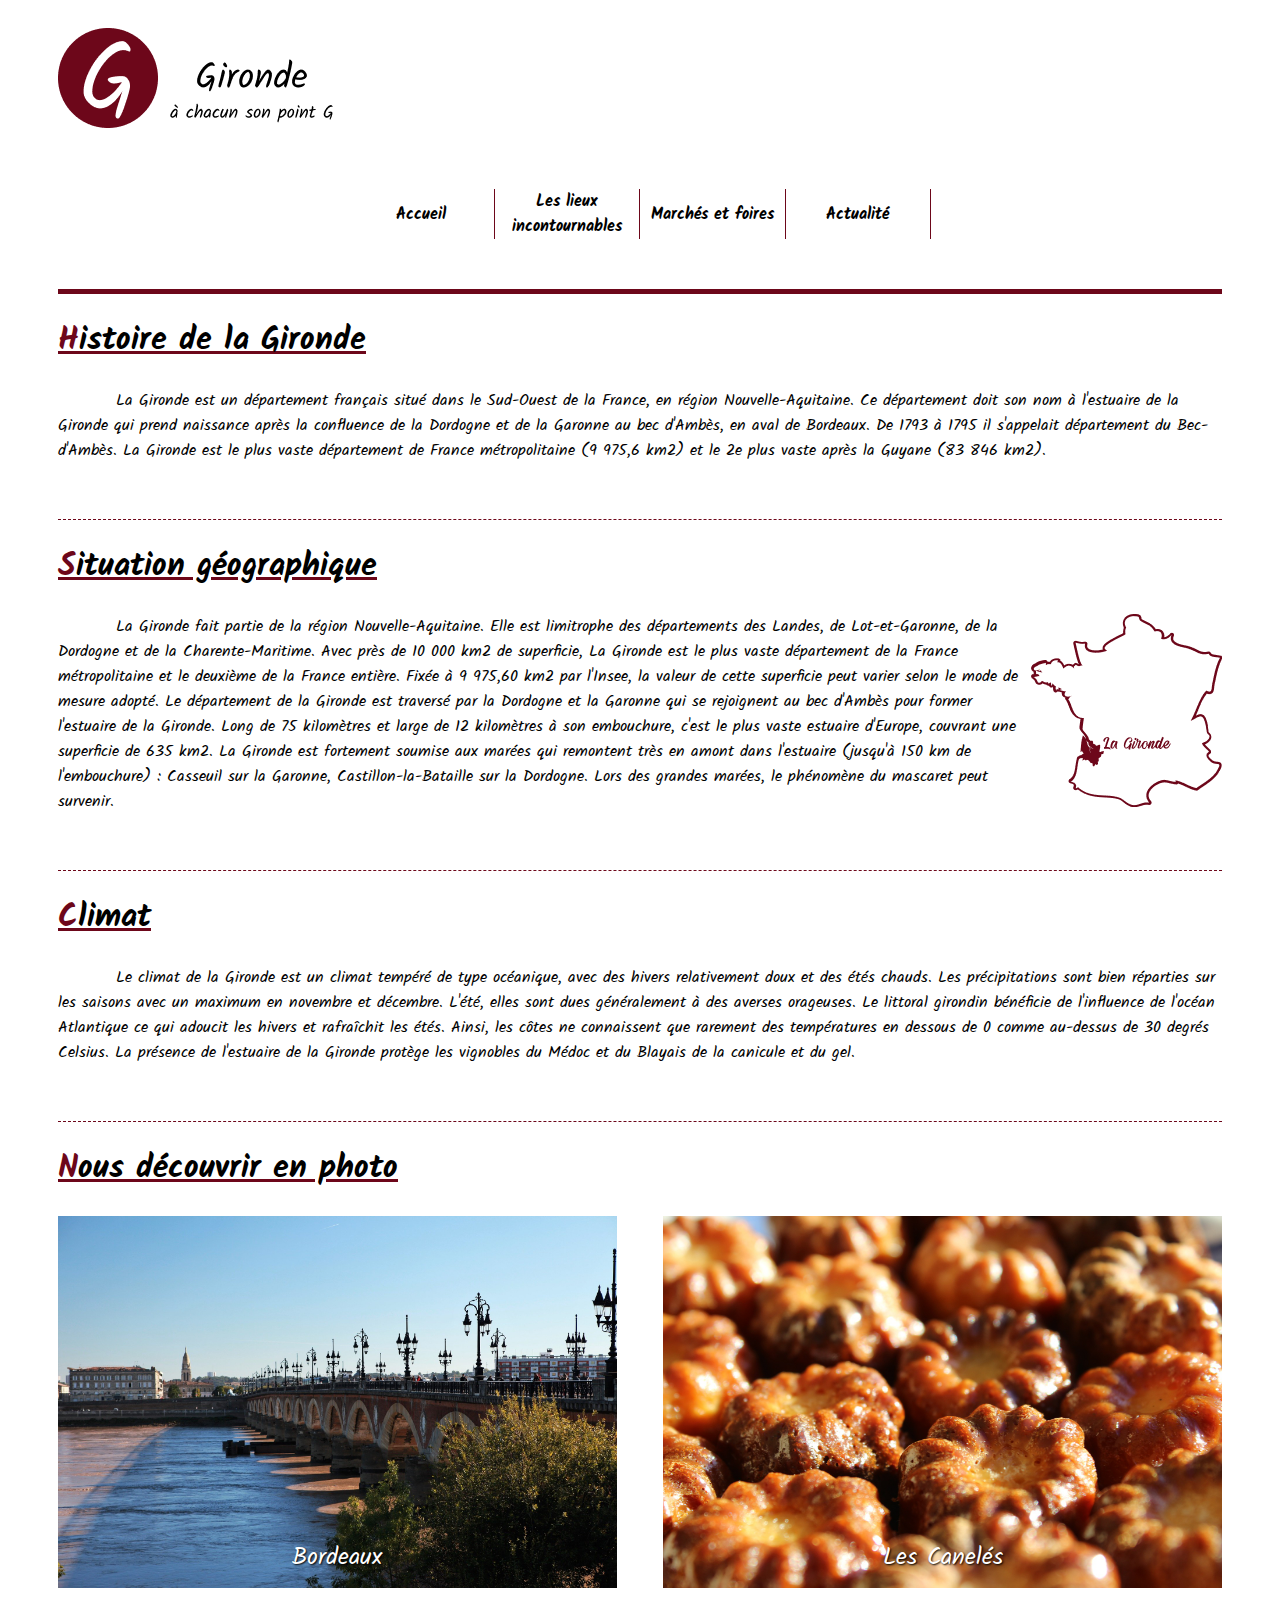
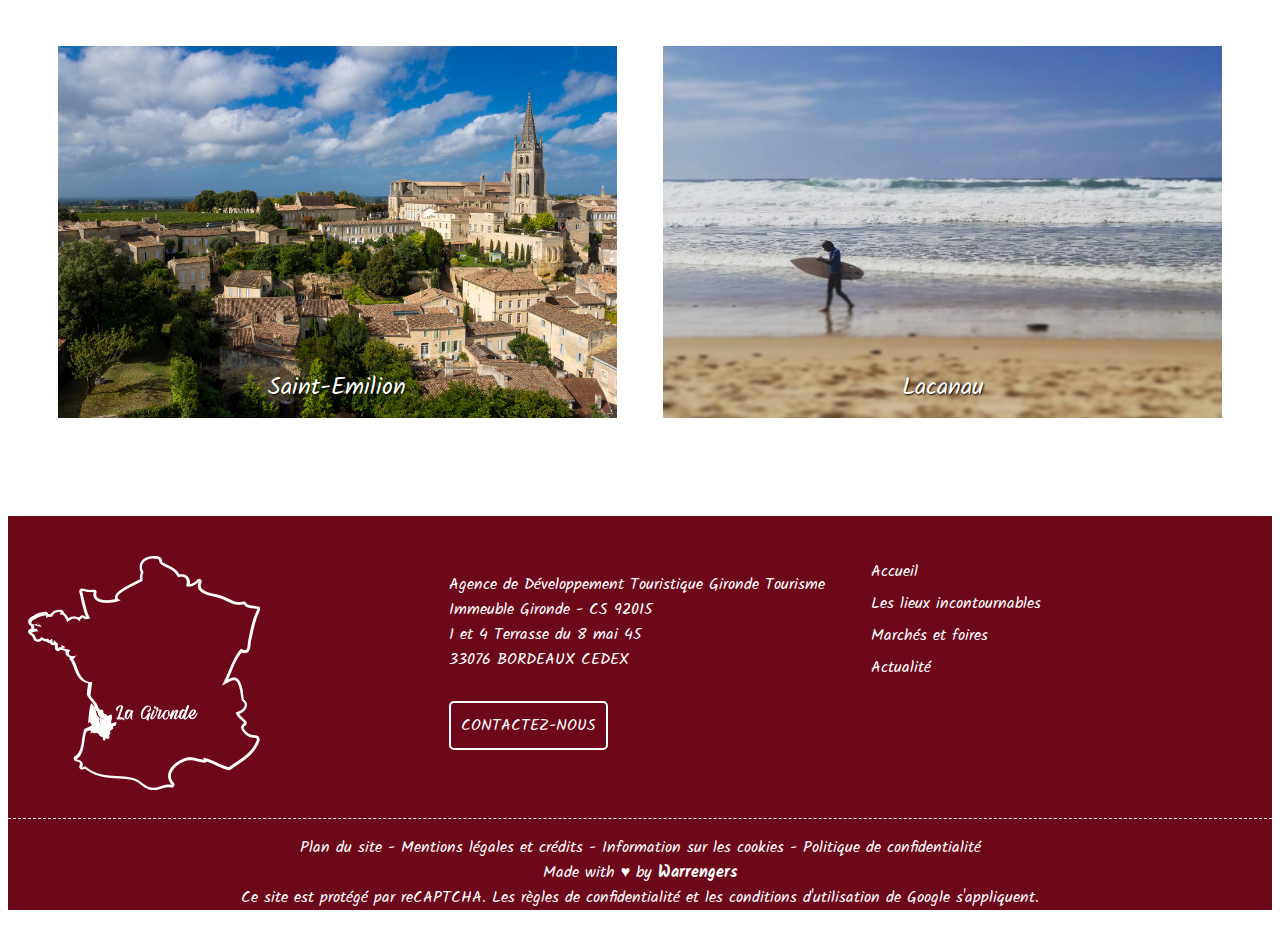
<file: index.html>
<!DOCTYPE html>
<html lang="fr">
  <head>
    <meta charset="UTF-8" />
    <meta http-equiv="X-UA-Compatible" content="IE=edge" />
    <meta name="viewport" content="width=device-width, initial-scale=1.0" />
    <link rel="stylesheet" href="style.css" />
    <link rel="stylesheet" href="style_responsive.css" />
    <link rel="preconnect" href="https://fonts.googleapis.com" />
    <link rel="preconnect" href="https://fonts.gstatic.com" crossorigin />
    <link
      href="https://fonts.googleapis.com/css2?family=Kalam:wght@300;400&display=swap"
      rel="stylesheet"
    />
    <title>La Gironde</title>
  </head>
  <body>
    <header>
      <div class="logo">
        <img src="./img/Logo.png" alt="logo" />
      </div>

      <nav class="menuheader">
        <label for="toggle">☰</label>
        <input type="checkbox" id="toggle" />
        <div class="main_pages">
          <a href="index.html">Accueil</a>
          <a href="index2.html">Les lieux incontournables</a>
          <a href="index3.html">Marchés et foires</a>
          <a href="index4.html">Actualité</a>
        </div>
      </nav>
    </header>

    <main>
      <section class="section1">
        <h1><span>H</span>istoire de la Gironde</h1>

        <p>
          La Gironde est un département français situé dans le Sud-Ouest de la
          France, en région Nouvelle-Aquitaine. Ce département doit son nom à
          l'estuaire de la Gironde qui prend naissance après la confluence de la
          Dordogne et de la Garonne au bec d'Ambès, en aval de Bordeaux. De 1793
          à 1795 il s'appelait département du Bec-d'Ambès. La Gironde est le
          plus vaste département de France métropolitaine (9 975,6 km2) et le 2e
          plus vaste après la Guyane (83 846 km2).
        </p>
      </section>

      <section class="section2">
        <h1><span>S</span>ituation géographique</h1>

        <div class="carte">
          <img src="./img/map.png" alt="gironde" />
        </div>

        <p>
          La Gironde fait partie de la région Nouvelle-Aquitaine. Elle est
          limitrophe des départements des Landes, de Lot-et-Garonne, de la
          Dordogne et de la Charente-Maritime. Avec près de 10 000 km2 de
          superficie, La Gironde est le plus vaste département de la France
          métropolitaine et le deuxième de la France entière. Fixée à 9 975,60
          km2 par l'Insee, la valeur de cette superficie peut varier selon le
          mode de mesure adopté. Le département de la Gironde est traversé par
          la Dordogne et la Garonne qui se rejoignent au bec d'Ambès pour former
          l'estuaire de la Gironde. Long de 75 kilomètres et large de 12
          kilomètres à son embouchure, c'est le plus vaste estuaire d'Europe,
          couvrant une superficie de 635 km2. La Gironde est fortement soumise
          aux marées qui remontent très en amont dans l'estuaire (jusqu'à 150 km
          de l'embouchure) : Casseuil sur la Garonne, Castillon-la-Bataille sur
          la Dordogne. Lors des grandes marées, le phénomène du mascaret peut
          survenir.
        </p>
      </section>

      <section class="section3">
        <h1><span>C</span>limat</h1>

        <p>
          Le climat de la Gironde est un climat tempéré de type océanique, avec
          des hivers relativement doux et des étés chauds. Les précipitations
          sont bien réparties sur les saisons avec un maximum en novembre et
          décembre. L'été, elles sont dues généralement à des averses orageuses.
          Le littoral girondin bénéficie de l'influence de l'océan Atlantique ce
          qui adoucit les hivers et rafraîchit les étés. Ainsi, les côtes ne
          connaissent que rarement des températures en dessous de 0 comme
          au-dessus de 30 degrés Celsius. La présence de l'estuaire de la
          Gironde protège les vignobles du Médoc et du Blayais de la canicule et
          du gel.
        </p>
      </section>

      <h1><span>N</span>ous découvrir en photo</h1>
      <section class="section4">
        <div class="contenant">
          <img src="./img/bordeaux.jpg" alt="bordeaux" />
          <div class="texte">Bordeaux</div>
        </div>

        <div class="contenant">
          <img src="./img/canele.jpg" alt="canelés" />
          <div class="texte">Les Canelés</div>
        </div>

        <div class="contenant">
          <img src="./img/saint-emilion.jpg" alt="saint-emilion" />
          <div class="texte">Saint-Emilion</div>
        </div>

        <div class="contenant">
          <img src="./img/surf.jpg" alt="plage" />
          <div class="texte">Lacanau</div>
        </div>
      </section>
    </main>

    <footer>
      <div class="footerpack">
        <div class="footerpack1">
          <img src="./img/footermap.png" alt="carte" />
        </div>

        <div class="footerpack2">
          <p>
            Agence de Développement Touristique Gironde Tourisme
            <br />
            Immeuble Gironde - CS 92015
            <br />
            1 et 4 Terrasse du 8 mai 45
            <br />
            33076 BORDEAUX CEDEX
            <br /><br />
          </p>
          <a class="buttoncontact" href="#">Contactez-nous</a>
        </div>

        <div class="footerpack3">
          <nav class="menufooter">
            <a href="index.html">Accueil</a>
            <a href="index2.html">Les lieux incontournables</a>
            <a href="index3.html">Marchés et foires</a>
            <a href="index4.html">Actualité</a>
          </nav>
        </div>
      </div>

      <div class="footerbottom">
        <p>
          Plan du site - Mentions légales et crédits - Information sur les
          cookies - Politique de confidentialité
          <br />
          Made with ♥ by <strong>Warrengers</strong>
          <br />
          Ce site est protégé par reCAPTCHA. Les règles de confidentialité et
          les conditions d'utilisation de Google s'appliquent.
        </p>
      </div>
    </footer>
  </body>
</html>
</file>
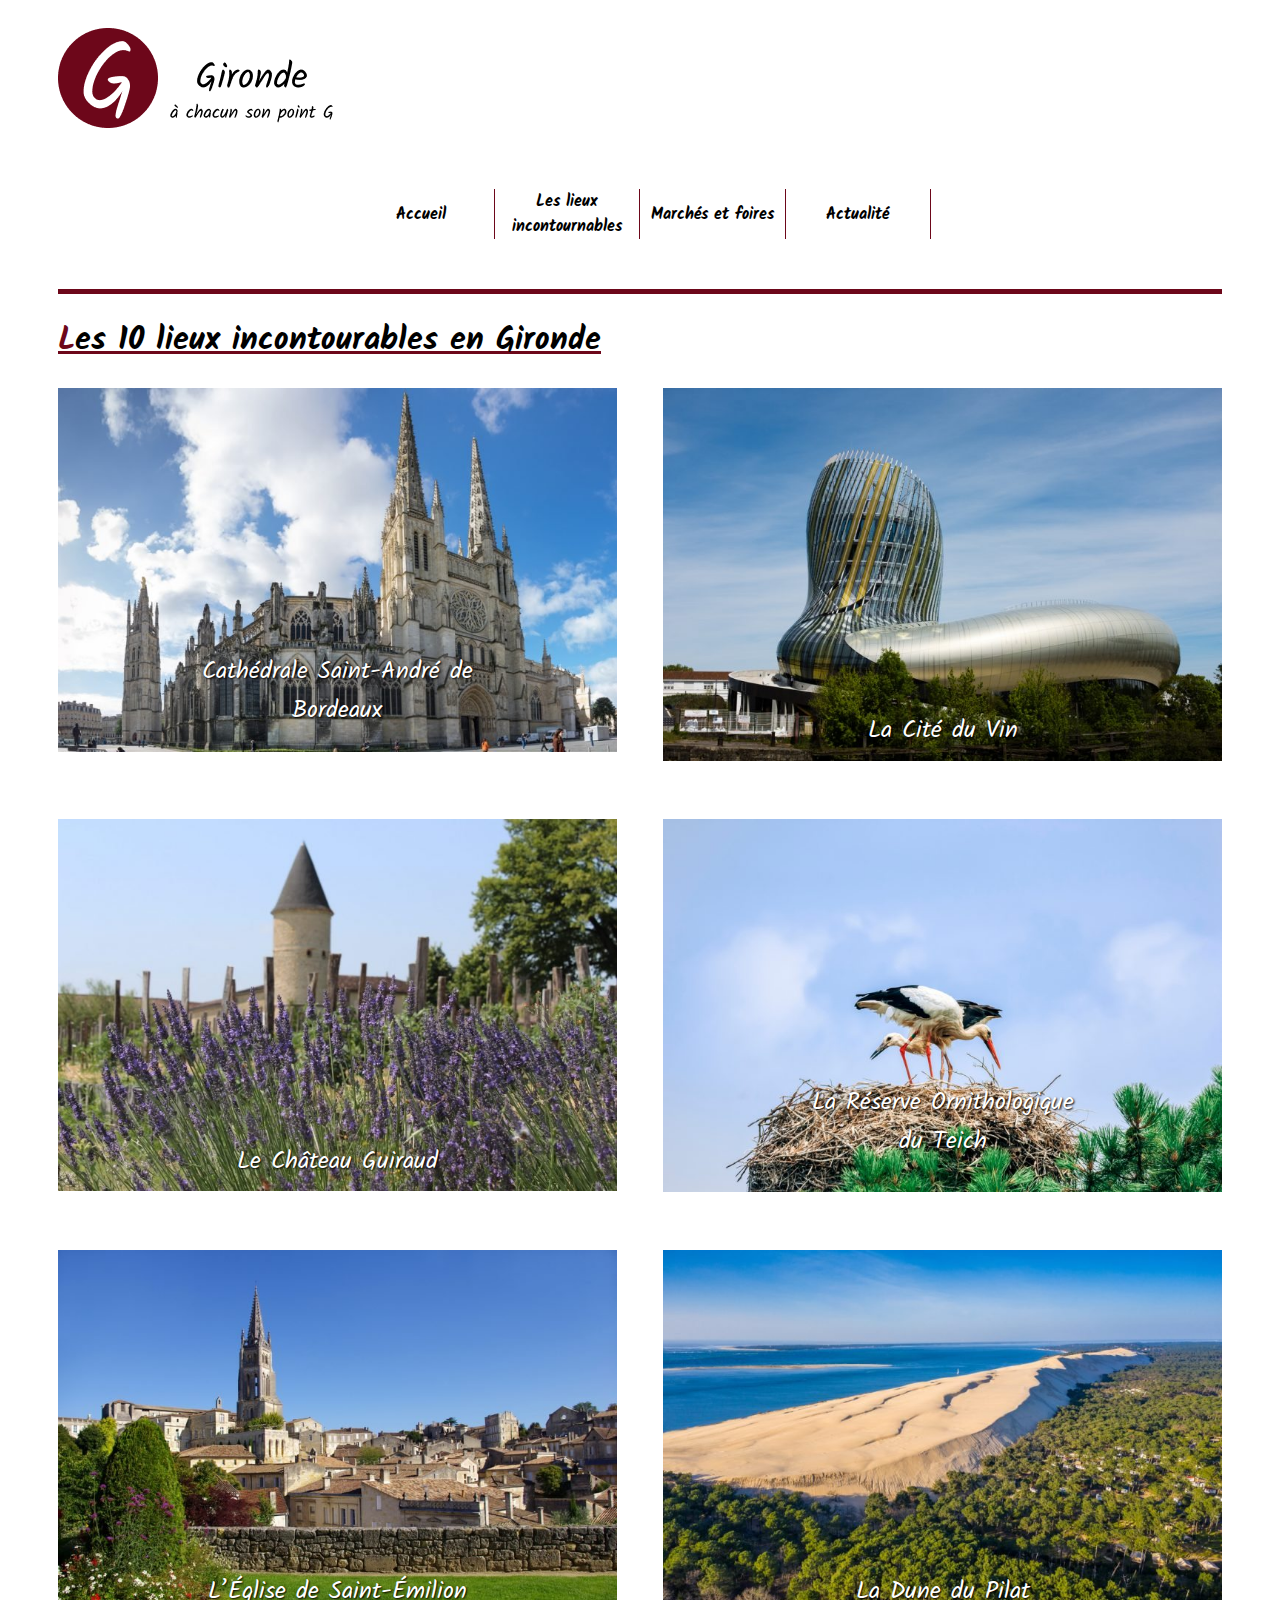
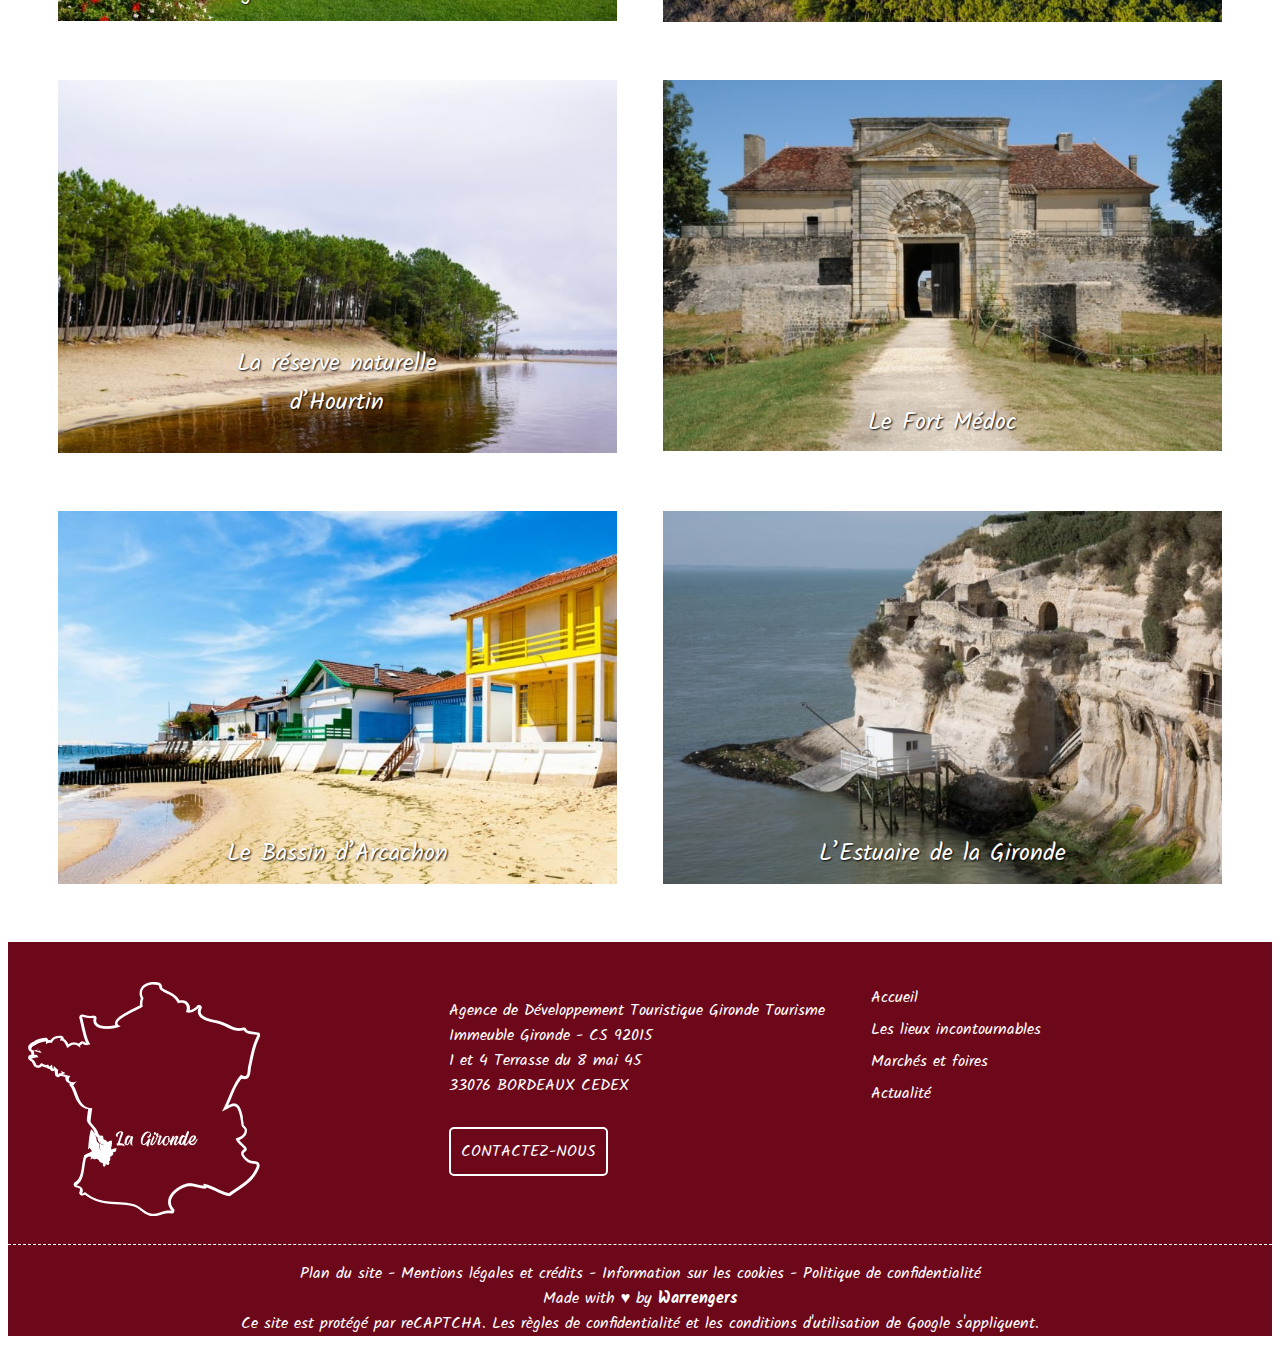
<file: index2.html>
<!DOCTYPE html>
<html lang="fr">
  <head>
    <meta charset="UTF-8" />
    <meta http-equiv="X-UA-Compatible" content="IE=edge" />
    <meta name="viewport" content="width=device-width, initial-scale=1.0" />
    <link rel="stylesheet" href="style.css" />
    <link rel="stylesheet" href="style_responsive.css" />
    <link rel="preconnect" href="https://fonts.googleapis.com" />
    <link rel="preconnect" href="https://fonts.gstatic.com" crossorigin />
    <link
      href="https://fonts.googleapis.com/css2?family=Kalam:wght@300;400&display=swap"
      rel="stylesheet"
    />
    <title>Les lieux incontournables de la Gironde</title>
  </head>
  <body>
    <header>
      <div class="logo">
        <img src="./img/Logo.png" alt="logo" />
      </div>

      <nav class="menuheader">
        <label for="toggle">☰</label>
        <input type="checkbox" id="toggle" />
        <div class="main_pages">
          <a href="index.html">Accueil</a>
          <a href="index2.html">Les lieux incontournables</a>
          <a href="index3.html">Marchés et foires</a>
          <a href="index4.html">Actualité</a>
        </div>
      </nav>
    </header>

    <main>
      <h1><span>L</span>es 10 lieux incontourables en Gironde</h1>

      <div class="sectionlieu">
        <div class="contenant">
          <img src="./img/lieu1.jpg" alt="cathédrale" />
          <div class="texte">Cathédrale Saint-André de Bordeaux</div>
        </div>

        <div class="contenant">
          <img src="./img/lieu2.jpg" alt="cité du vin" />
          <div class="texte">La Cité du Vin</div>
        </div>

        <div class="contenant">
          <img src="./img/lieu3.jpg" alt="chateau" />
          <div class="texte">Le Château Guiraud</div>
        </div>

        <div class="contenant">
          <img src="./img/lieu4.jpg" alt="réserve ornithologique" />
          <div class="texte">La Réserve Ornithologique du Teich</div>
        </div>

        <div class="contenant">
          <img src="./img/lieu5.jpg" alt="église" />
          <div class="texte">L’Église de Saint-Émilion</div>
        </div>

        <div class="contenant">
          <img src="./img/lieu6.jpg" alt="dune" />
          <div class="texte">La Dune du Pilat</div>
        </div>

        <div class="contenant">
          <img src="./img/lieu7.jpg" alt="réserve naturelle" />
          <div class="texte">La réserve naturelle d’Hourtin</div>
        </div>

        <div class="contenant">
          <img src="./img/lieu8.jpg" alt="fort" />
          <div class="texte">Le Fort Médoc</div>
        </div>

        <div class="contenant">
          <img src="./img/lieu9.jpg" alt="arcachon" />
          <div class="texte">Le Bassin d’Arcachon</div>
        </div>

        <div class="contenant">
          <img src="./img/lieu10.jpg" alt="estuaire" />
          <div class="texte">L’Estuaire de la Gironde</div>
        </div>
      </div>
    </main>

    <footer>
      <div class="footerpack">
        <div class="footerpack1">
          <img src="./img/footermap.png" alt="carte" />
        </div>

        <div class="footerpack2">
          <p>
            Agence de Développement Touristique Gironde Tourisme
            <br />
            Immeuble Gironde - CS 92015
            <br />
            1 et 4 Terrasse du 8 mai 45
            <br />
            33076 BORDEAUX CEDEX
            <br /><br />
          </p>
          <a class="buttoncontact" href="#">Contactez-nous</a>
        </div>

        <div class="footerpack3">
          <nav class="menufooter">
            <a href="index.html">Accueil</a>
            <a href="index2.html">Les lieux incontournables</a>
            <a href="index3.html">Marchés et foires</a>
            <a href="index4.html">Actualité</a>
          </nav>
        </div>
      </div>

      <div class="footerbottom">
        <p>
          Plan du site - Mentions légales et crédits - Information sur les
          cookies - Politique de confidentialité
          <br />
          Made with ♥ by <strong>Warrengers</strong>
          <br />
          Ce site est protégé par reCAPTCHA. Les règles de confidentialité et
          les conditions d'utilisation de Google s'appliquent.
        </p>
      </div>
    </footer>
  </body>
</html>
</file>
<file: style.css>
body {
  font-family: "kalam";
}

header {
  border-bottom: 5px solid #6d071a;
  margin: 0 50px;
}

.menuheader {
  margin: 20px auto 50px;
  width: 50%;
  text-align: center;
  font-weight: bold;
}

.menuheader .main_pages {
  display: flex;
  justify-content: space-around;
}

.menuheader .main_pages a {
  width: 100%;
  display: flex;
  align-items: center;
  justify-content: center;
  height: 50px;
  text-decoration: none;
  color: #000;
  border-right: 1px solid #6d071a;
}

.menuheader a:hover {
  background: #6d071adc;
  color: #fff;
}

label,
#toggle {
  display: none;
}

main {
  margin: 0 50px;
}

section p {
  text-indent: 5%;
}

section {
  border-bottom: 1px dashed #6d071a;
}

.section1,
.section2,
.section3,
.section4 {
  padding-bottom: 40px;
}

h1 {
  font-size: 2rem;
  text-decoration: underline #6d071a;
}

span {
  color: #6d071a;
  font-style: normal;
}

.carte {
  float: right;
}

.section4 {
  display: flex;
  flex-wrap: wrap;
  justify-content: space-between;
  border: none;
}

.contenant {
  width: 48%;
  margin-bottom: 50px;
  position: relative;
}

.contenant img {
  width: 100%;
}

.texte {
  position: absolute;
  bottom: 0;
  left: 50%;
  transform: translate(-50%, -50%);
  text-align: center;
  text-shadow: 1px 1px 2px black;
  color: #fff;
  font-size: 1.5rem;
}

.sectionlieu {
  display: flex;
  flex-wrap: wrap;
  justify-content: space-between;
}

.marche {
  display: flex;
  flex-wrap: wrap;
  justify-content: space-between;
}

.element {
  width: 40%;
  text-align: center;
  margin: 20px;
  padding: 20px;
  border: 2px dashed #6d071a;
}

.element img {
  width: 100%;
}

article {
  display: flex;
  flex-wrap: wrap;
  justify-content: space-between;
}

article img {
  width: 100%;
}

article a {
  width: 33%;
  display: flex;
  flex-direction: column;
  align-items: center;
  text-align: center;
  margin-bottom: 20px;
  color: #000;
  text-decoration: underline #6d071a;
}

footer {
  background-color: #6d071a;
  color: #fff;
  padding-top: 20px;
}

.footerpack {
  display: flex;
}

.footerpack1,
.footerpack2,
.footerpack3 {
  width: 33%;
  margin: 20px;
}

.buttoncontact {
  text-decoration: none;
  text-transform: uppercase;
  color: #fff;
  border: solid 2px #fff;
  border-radius: 5px;
  padding: 10px;
}

.buttoncontact:hover {
  background-color: #fff;
  color: #6d071a;
}

.menufooter {
  display: flex;
  flex-direction: column;
}

.menufooter a {
  text-decoration: none;
  color: #fff;
  line-height: 2rem;
}

.menufooter a:hover {
  text-decoration: underline;
}

.footerbottom {
  text-align: center;
  border-top: 1px dashed #fff;
}
</file>
<file: style_responsive.css>
@media all and (max-width: 991px) {
  .logo {
    display: flex;
    justify-content: center;
  }

  .menuheader .main_pages {
    display: none;
    flex-direction: column;
    background: #fff;
    height: 220px;
  }

  .menuheader .main_pages a {
    width: 100%;
    border: none;
  }

  label {
    width: 30px;
    display: flex;
    justify-content: center;
    margin: 0 auto;
    font-size: 40px;
    font-weight: bold;
    color: #6d071a;
    cursor: pointer;
  }

  #toggle:checked + .main_pages {
    display: flex;
    position: relative;
  }

  .texte {
    font-size: 0.8rem;
    transform: translate(-50%, -10%);
  }

  .marche {
    display: block;
    margin-right: 40px;
  }

  .element {
    width: 100%;
    margin: 0 0 20px 0;
  }

  article {
    display: block;
  }

  article a {
    width: 100%;
  }

  .footerpack {
    display: block;
  }

  .footerpack1,
  .footerpack2,
  .footerpack3 {
    width: 90%;
    text-align: center;
  }
}
</file>
